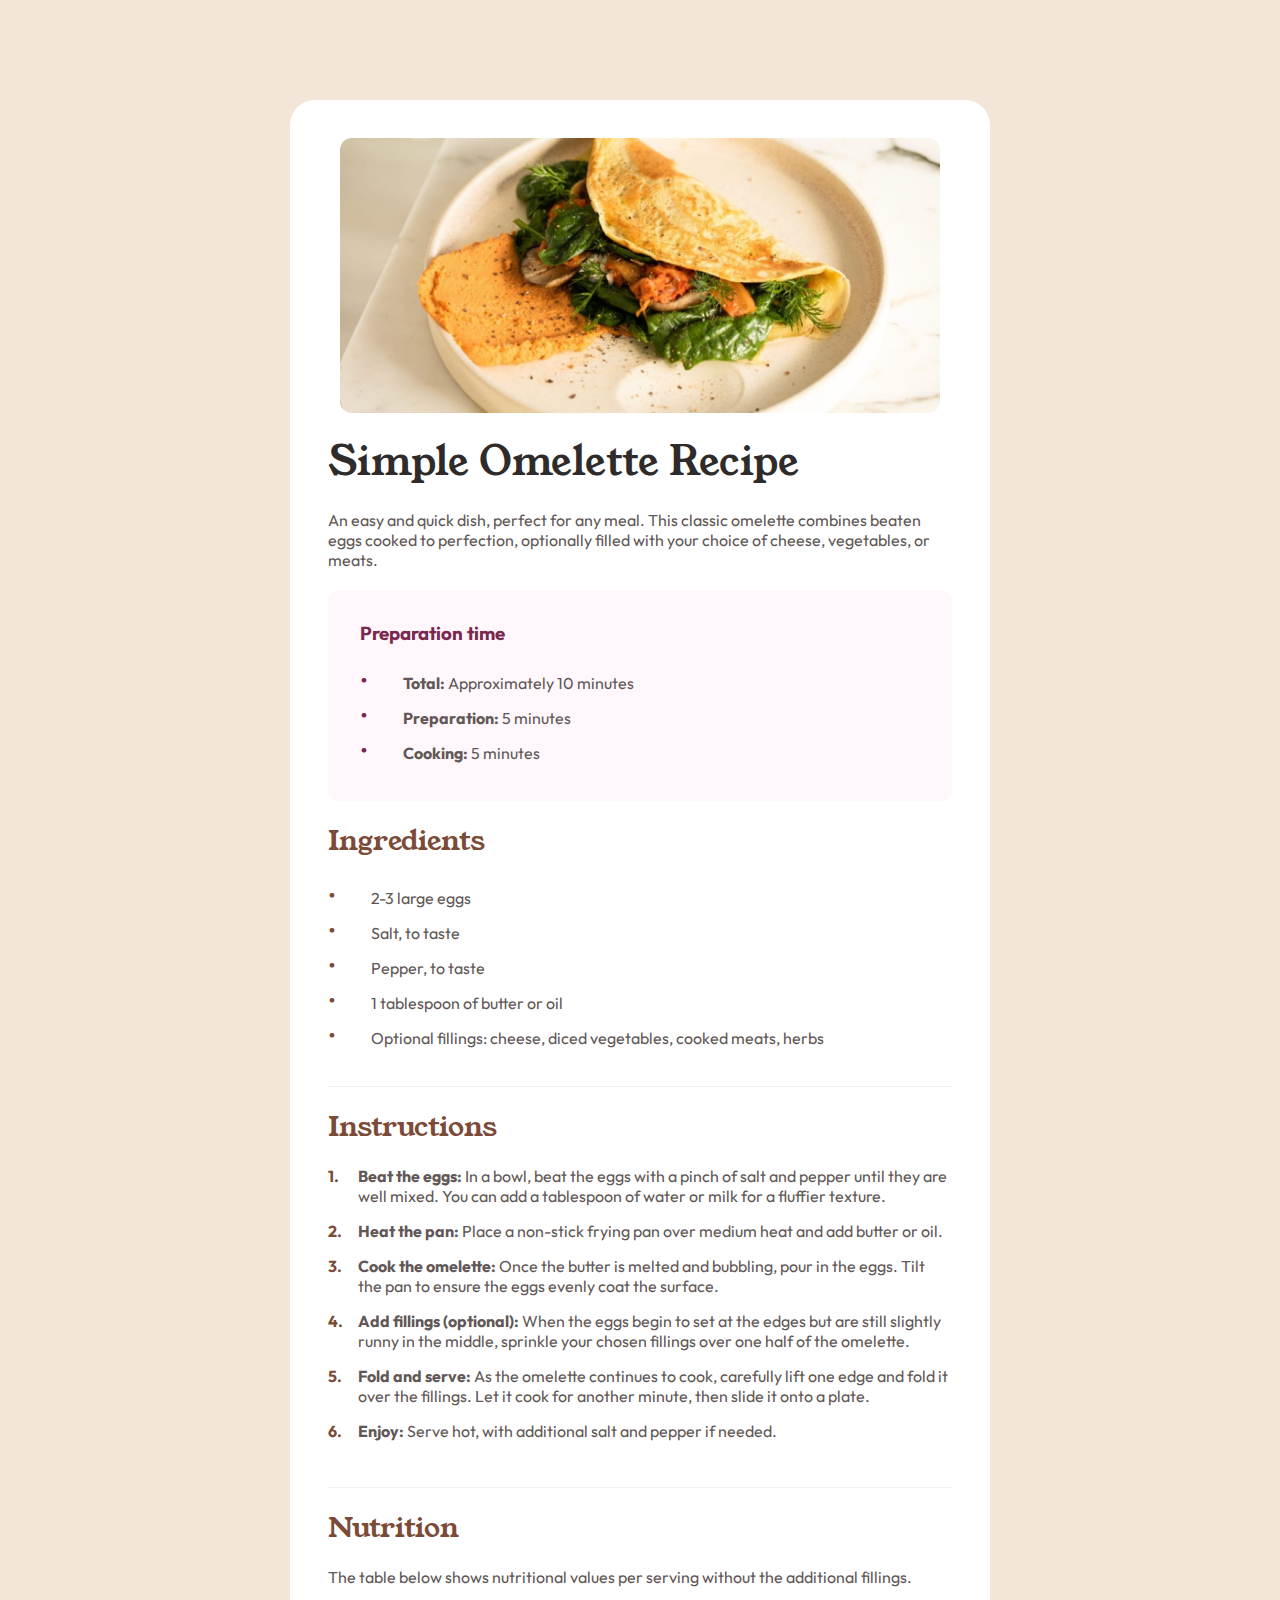
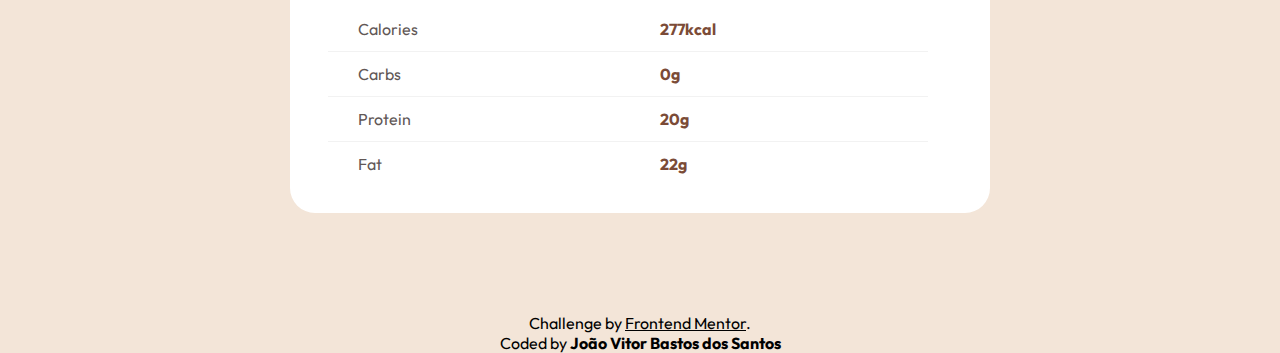
<file: index.html>
<!DOCTYPE html>
<html lang="en">
<head>
  <meta charset="UTF-8">
  <meta name="viewport" content="width=device-width, initial-scale=1.0">

  <link rel="icon" type="image/png" sizes="32x32" href="./assets/images/favicon-32x32.png">
  <link rel="stylesheet" href="styles.css">
  
  <title>Frontend Mentor | Recipe page</title>

</head>
<body class="body">
  <section class="receita">
    <img class="omelete" src="assets/images/image-omelette.jpeg" alt="Foto de um omelete recheado com saladas">

    <h1 class="receita__titulo">Simple Omelette Recipe</h1>
    <p class="receita__descricao">An easy and quick dish, perfect for any meal. This classic omelette combines beaten eggs cooked 
    to perfection, optionally filled with your choice of cheese, vegetables, or meats.</p>

    <div class="receita__tempo">
      <h3 class="tempo__titulo">Preparation time</h3>
      <ul>
        <li><strong>Total:</strong> Approximately 10 minutes</li>
        <li><strong>Preparation:</strong> 5 minutes</li>
        <li><strong>Cooking:</strong> 5 minutes</li>
      </ul>
    </div>

    <div class="receita__ingredientes">
      <h2 class="ingredientes__titulo">Ingredients</h2>
      <ul>
        <li>2-3 large eggs</li>
        <li>Salt, to taste</li>
        <li>Pepper, to taste</li>
        <li>1 tablespoon of butter or oil</li>
        <li>Optional fillings: cheese, diced vegetables, cooked meats, herbs</li>
      </ul>
    </div>

    <div class="receita__instrucoes">
      <h2 class="instrucoes__titulo">Instructions</h2>
      <ul>
        <li><span><strong>Beat the eggs:</strong> In a bowl, beat the eggs with a pinch of salt and pepper until they are well mixed. 
        You can add a tablespoon of water or milk for a fluffier texture.</span></li>
        <li><span><strong>Heat the pan:</strong> Place a non-stick frying pan over medium heat and add butter or oil.</span></li>
        <li><span><strong>Cook the omelette:</strong> Once the butter is melted and bubbling, pour in the eggs. Tilt the pan to ensure 
        the eggs evenly coat the surface.</span></li>
        <li><span><strong>Add fillings (optional):</strong> When the eggs begin to set at the edges but are still slightly runny in the 
        middle, sprinkle your chosen fillings over one half of the omelette.</span></li>
        <li><span><strong>Fold and serve:</strong> As the omelette continues to cook, carefully lift one edge and fold it over the 
        fillings. Let it cook for another minute, then slide it onto a plate.</span></li>
        <li><span><strong>Enjoy:</strong> Serve hot, with additional salt and pepper if needed.</span></li>
      </ul>
    </div>

    <h2 class="nutricao__titulo">Nutrition</h2>
    <p class="nutricao__descricao">The table below shows nutritional values per serving without the additional fillings.</p>
    <div class="receita__nutricao">
      <div class="nutricao__componentes">
        <p class="componentes__itens">Calories</p>
        <p class="componentes__itens">Carbs</p>
        <p class="componentes__itens">Protein</p>
        <p class="componentes__ultimo">Fat</p>
      </div>
      <div class="nutricao__quantidades">
        <p class="quantidades__itens">277kcal</p>
        <p class="quantidades__itens">0g</p>
        <p class="quantidades__itens">20g</p>
        <p class="quantidades__ultimo">22g</p>
      </div>
    </div>
  </section>
  <div class="attribution">
    Challenge by <a class="frontendmentor" href="https://www.frontendmentor.io?ref=challenge" target="_blank">Frontend Mentor</a>. 
    <p>Coded by <strong>João Vitor Bastos dos Santos</strong></p>
  </div>
</body>
</html>
</file>
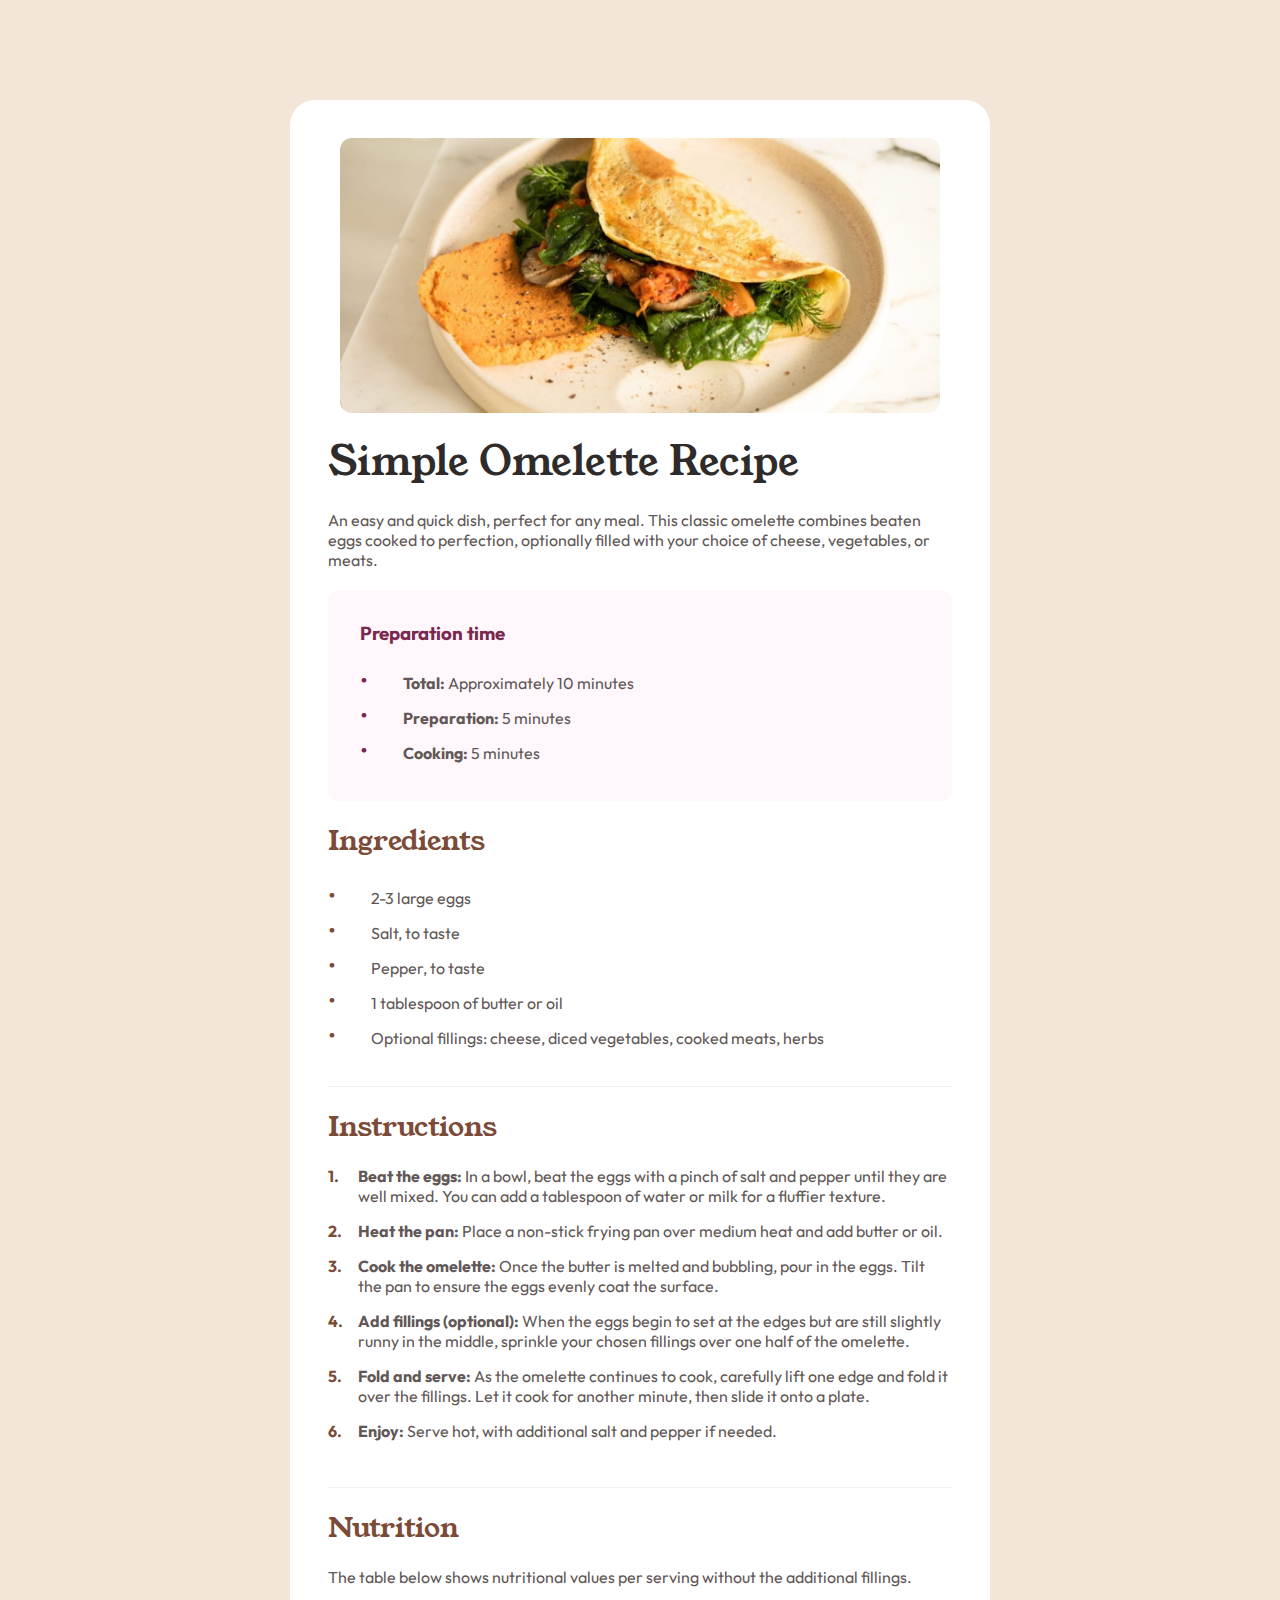
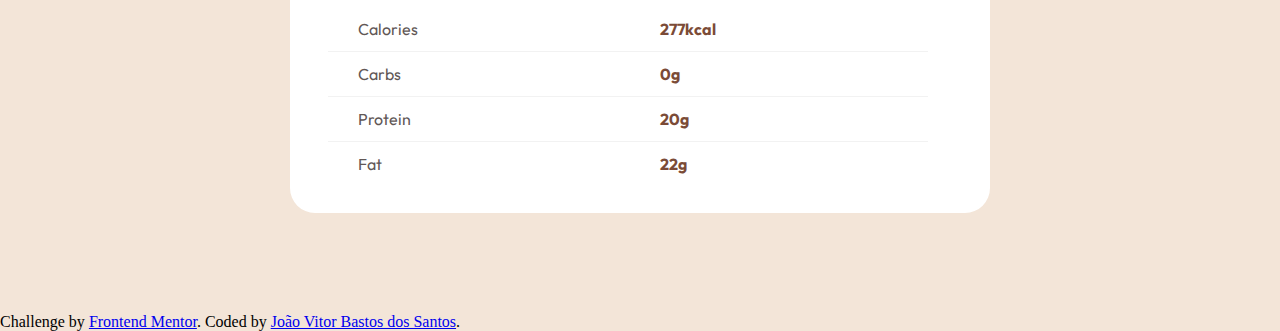
<file: recipe-page-main/index.html>
<!DOCTYPE html>
<html lang="en">
<head>
  <meta charset="UTF-8">
  <meta name="viewport" content="width=device-width, initial-scale=1.0">

  <link rel="icon" type="image/png" sizes="32x32" href="./assets/images/favicon-32x32.png">
  <link rel="stylesheet" href="styles.css">
  
  <title>Frontend Mentor | Recipe page</title>

</head>
<body class="body">
  <section class="receita">
    <img class="omelete" src="assets/images/image-omelette.jpeg" alt="Foto de um omelete recheado com saladas">

    <h1 class="receita__titulo">Simple Omelette Recipe</h1>
    <p class="receita__descricao">An easy and quick dish, perfect for any meal. This classic omelette combines beaten eggs cooked 
    to perfection, optionally filled with your choice of cheese, vegetables, or meats.</p>

    <div class="receita__tempo">
      <h3 class="tempo__titulo">Preparation time</h3>
      <ul>
        <li><strong>Total:</strong> Approximately 10 minutes</li>
        <li><strong>Preparation:</strong> 5 minutes</li>
        <li><strong>Cooking:</strong> 5 minutes</li>
      </ul>
    </div>

    <div class="receita__ingredientes">
      <h2 class="ingredientes__titulo">Ingredients</h2>
      <ul>
        <li>2-3 large eggs</li>
        <li>Salt, to taste</li>
        <li>Pepper, to taste</li>
        <li>1 tablespoon of butter or oil</li>
        <li>Optional fillings: cheese, diced vegetables, cooked meats, herbs</li>
      </ul>
    </div>

    <div class="receita__instrucoes">
      <h2 class="instrucoes__titulo">Instructions</h2>
      <ul>
        <li><span><strong>Beat the eggs:</strong> In a bowl, beat the eggs with a pinch of salt and pepper until they are well mixed. 
        You can add a tablespoon of water or milk for a fluffier texture.</span></li>
        <li><span><strong>Heat the pan:</strong> Place a non-stick frying pan over medium heat and add butter or oil.</span></li>
        <li><span><strong>Cook the omelette:</strong> Once the butter is melted and bubbling, pour in the eggs. Tilt the pan to ensure 
        the eggs evenly coat the surface.</span></li>
        <li><span><strong>Add fillings (optional):</strong> When the eggs begin to set at the edges but are still slightly runny in the 
        middle, sprinkle your chosen fillings over one half of the omelette.</span></li>
        <li><span><strong>Fold and serve:</strong> As the omelette continues to cook, carefully lift one edge and fold it over the 
        fillings. Let it cook for another minute, then slide it onto a plate.</span></li>
        <li><span><strong>Enjoy:</strong> Serve hot, with additional salt and pepper if needed.</span></li>
      </ul>
    </div>

    <h2 class="nutricao__titulo">Nutrition</h2>
    <p class="nutricao__descricao">The table below shows nutritional values per serving without the additional fillings.</p>
    <div class="receita__nutricao">
      <div class="nutricao__componentes">
        <p class="componentes__itens">Calories</p>
        <p class="componentes__itens">Carbs</p>
        <p class="componentes__itens">Protein</p>
        <p class="componentes__ultimo">Fat</p>
      </div>
      <div class="nutricao__quantidades">
        <p class="quantidades__itens">277kcal</p>
        <p class="quantidades__itens">0g</p>
        <p class="quantidades__itens">20g</p>
        <p class="quantidades__ultimo">22g</p>
      </div>
    </div>
  </section>
  <div class="attribution">
    Challenge by <a href="https://www.frontendmentor.io?ref=challenge" target="_blank">Frontend Mentor</a>. 
    Coded by <a href="#">João Vitor Bastos dos Santos</a>.
  </div>
</body>
</html>
</file>
<file: styles.css>
@import url('https://fonts.googleapis.com/css2?family=Outfit:wght@100..900&family=Young+Serif&display=swap');

* {
    margin: 0;
    padding: 0;
    box-sizing: border-box;
}

:root {
    --cor-de-fundo: #F3E5D8;
    --fundo-preparacao: #FFF7FC;
    --marrom-subtitulo: #7B4B37;
    --preto-titulo: #2F2B2A;
    --cinza-texto: #615756;
    --cinza-linha: #e0e0e067;
    --vermelho-preparacao: hsl(332, 51%, 32%);
    --fonte-titulo: 'Young Serif';
    --fonte-texto: 'Outfit';
}

.body {
    background-color: var(--cor-de-fundo);
}

.receita {
    display: flex;
    flex-direction: column;
    gap: 20px;
    background-color: white;
    border-radius: 25px;
    max-width: 700px;
    margin: 100px auto;
    padding: 3%;
}

.omelete {
    width: 100%;
    max-width: 600px;
    height: auto;
    display: block;
    margin: 0 auto;
    border-radius: 12px;
}

.receita__titulo {
    font-family: var(--fonte-titulo);
    font-size: 40px;
    font-weight: 400;
    color: var(--preto-titulo);
}

.nutricao__descricao,
.receita__descricao {
    font-family: var(--fonte-texto);
    color: var(--cinza-texto);
}

.receita__tempo{
    display: flex;
    flex-direction: column;
    gap: 20px;
    font-family: var(--fonte-texto);
    color: var(--cinza-texto);
    background-color: var(--fundo-preparacao);
    border-radius: 12px;
    padding: 5%;
}

.receita__ingredientes ul,
.receita__tempo ul {
    list-style-type: none;
}

.receita__ingredientes li,
.receita__tempo li {
    padding-bottom: 5px;
}

.receita__tempo li::before {
  content: "•";
  padding-right: 35px;
  font-size: 1.5em;
  color: var(--vermelho-preparacao);
}

.tempo__titulo {
    color: var(--vermelho-preparacao);
}

.instrucoes__titulo,
.ingredientes__titulo {
    font-family: var(--fonte-titulo);
    color: var(--marrom-subtitulo);
    font-weight: 400;
    font-size: 28px;
    padding-bottom: 20px;
}

.receita__instrucoes,
.receita__ingredientes {
    font-family: var(--fonte-texto);
    color: var(--cinza-texto);
    padding-bottom: 5%;
    border-bottom: solid 1px var(--cinza-linha);
}

.receita__ingredientes li::before {
  content: "•";
  padding-right: 35px;
  font-size: 1.5em;
  color: var(--marrom-subtitulo);
}

.receita__instrucoes li span {
    display: block;
}

.receita__instrucoes ul {
    list-style-type: none;
    counter-reset: item;
}

.receita__instrucoes li {
    counter-increment: item;
    display: grid;
    grid-template-columns: 30px 1fr;
    padding-bottom: 15px;
}

.receita__instrucoes li::before {
  content: counter(item) ".";
  padding-right: 35px;
  font-size: 1em;
  font-weight: bold;
  color: var(--marrom-subtitulo);
}

.nutricao__titulo {
    font-family: var(--fonte-titulo);
    color: var(--marrom-subtitulo);
    font-weight: 400;
    font-size: 28px;
}

.receita__nutricao {
    font-family: var(--fonte-texto);
    color: var(--cinza-texto);
    display: flex;
}

.nutricao__componentes {
    display: flex;
    flex-direction: column;
}

.nutricao__quantidades {
    display: flex;
    flex-direction: column;
}

.componentes__itens {
    padding: 12px 212px 12px 30px;
    border-bottom: solid 1px var(--cinza-linha);
}

.quantidades__itens {
    color: var(--marrom-subtitulo);
    font-weight: bold;
    padding: 12px 212px 12px 30px;
    border-bottom: solid 1px var(--cinza-linha);
}

.componentes__ultimo {
    padding: 12px 212px 0 30px;
}

.quantidades__ultimo {
    color: var(--marrom-subtitulo);
    font-weight: bold;
    padding: 12px 212px 0 30px;
}

.attribution {
    font-family: var(--fonte-texto);
    text-align: center;
}

.frontendmentor {
    color: black;
}

@media (max-width: 475px) {
    .body {
        background-color: white;
 }

    .receita {
        margin: 0;
        padding: 0;
    }

    .omelete {
        border-radius: 0;
    }

    .receita__titulo {
        margin: 0 8%;
        font-size: 35px;
    }

    .receita__descricao,
    .receita__tempo,
    .receita__ingredientes,
    .receita__instrucoes,
    .nutricao__titulo,
    .nutricao__descricao {
        margin: 0 8%;
    }
    
    .quantidades__ultimo,
    .quantidades__itens {
        padding: 12px 212px 12px 0;
        margin-right: 14%;
    }
    
    .componentes__itens {
        padding: 12px 0 12px 35px;
        margin-left: 14%;
    }

    .componentes__ultimo{
        padding: 12px 185px 50px 35px;
        margin-left: 14%;
    }
}
</file>
<file: recipe-page-main/styles.css>
@import url('https://fonts.googleapis.com/css2?family=Outfit:wght@100..900&family=Young+Serif&display=swap');

* {
    margin: 0;
    padding: 0;
    box-sizing: border-box;
}

:root {
    --cor-de-fundo: #F3E5D8;
    --fundo-preparacao: #FFF7FC;
    --marrom-subtitulo: #7B4B37;
    --preto-titulo: #2F2B2A;
    --cinza-texto: #615756;
    --cinza-linha: #e0e0e067;
    --vermelho-preparacao: hsl(332, 51%, 32%);
    --fonte-titulo: 'Young Serif';
    --fonte-texto: 'Outfit';
}

.body {
    background-color: var(--cor-de-fundo);
}

.receita {
    display: flex;
    flex-direction: column;
    gap: 20px;
    background-color: white;
    border-radius: 25px;
    max-width: 700px;
    margin: 100px auto;
    padding: 3%;
}

.omelete {
    width: 100%;
    max-width: 600px;
    height: auto;
    display: block;
    margin: 0 auto;
    border-radius: 12px;
}

.receita__titulo {
    font-family: var(--fonte-titulo);
    font-size: 40px;
    font-weight: 400;
    color: var(--preto-titulo);
}

.nutricao__descricao,
.receita__descricao {
    font-family: var(--fonte-texto);
    color: var(--cinza-texto);
}

.receita__tempo{
    display: flex;
    flex-direction: column;
    gap: 20px;
    font-family: var(--fonte-texto);
    color: var(--cinza-texto);
    background-color: var(--fundo-preparacao);
    border-radius: 12px;
    padding: 5%;
}

.receita__ingredientes ul,
.receita__tempo ul {
    list-style-type: none;
}

.receita__ingredientes li,
.receita__tempo li {
    padding-bottom: 5px;
}

.receita__tempo li::before {
  content: "•";
  padding-right: 35px;
  font-size: 1.5em;
  color: var(--vermelho-preparacao);
}

.tempo__titulo {
    color: var(--vermelho-preparacao);
}

.instrucoes__titulo,
.ingredientes__titulo {
    font-family: var(--fonte-titulo);
    color: var(--marrom-subtitulo);
    font-weight: 400;
    font-size: 28px;
    padding-bottom: 20px;
}

.receita__instrucoes,
.receita__ingredientes {
    font-family: var(--fonte-texto);
    color: var(--cinza-texto);
    padding-bottom: 5%;
    border-bottom: solid 1px var(--cinza-linha);
}

.receita__ingredientes li::before {
  content: "•";
  padding-right: 35px;
  font-size: 1.5em;
  color: var(--marrom-subtitulo);
}

.receita__instrucoes li span {
    display: block;
}

.receita__instrucoes ul {
    list-style-type: none;
    counter-reset: item;
}

.receita__instrucoes li {
    counter-increment: item;
    display: grid;
    grid-template-columns: 30px 1fr;
    padding-bottom: 15px;
}

.receita__instrucoes li::before {
  content: counter(item) ".";
  padding-right: 35px;
  font-size: 1em;
  font-weight: bold;
  color: var(--marrom-subtitulo);
}

.nutricao__titulo {
    font-family: var(--fonte-titulo);
    color: var(--marrom-subtitulo);
    font-weight: 400;
    font-size: 28px;
}

.receita__nutricao {
    font-family: var(--fonte-texto);
    color: var(--cinza-texto);
    display: flex;
}

.nutricao__componentes {
    display: flex;
    flex-direction: column;
}

.nutricao__quantidades {
    display: flex;
    flex-direction: column;
}

.componentes__itens {
    padding: 12px 212px 12px 30px;
    border-bottom: solid 1px var(--cinza-linha);
}

.quantidades__itens {
    color: var(--marrom-subtitulo);
    font-weight: bold;
    padding: 12px 212px 12px 30px;
    border-bottom: solid 1px var(--cinza-linha);
}

.componentes__ultimo {
    padding: 12px 212px 0 30px;
}

.quantidades__ultimo {
    color: var(--marrom-subtitulo);
    font-weight: bold;
    padding: 12px 212px 0 30px;
}
</file>
